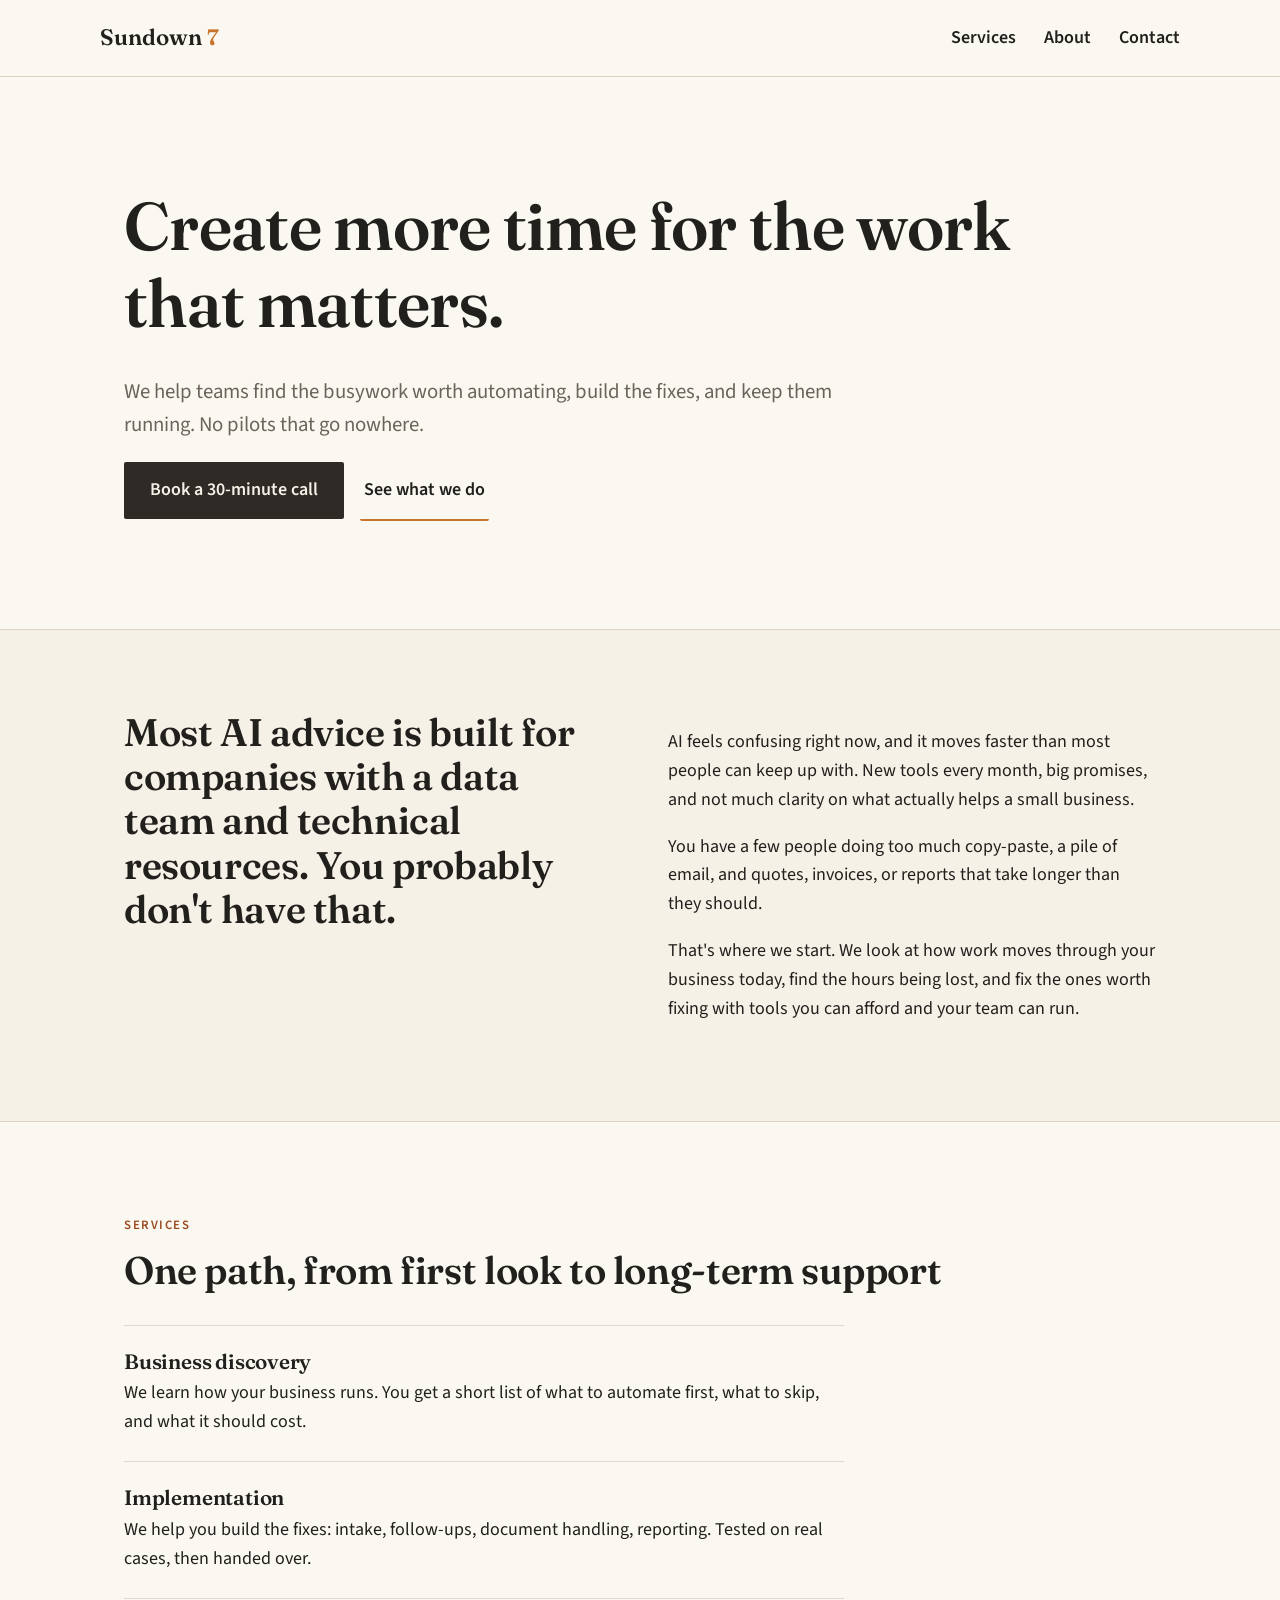
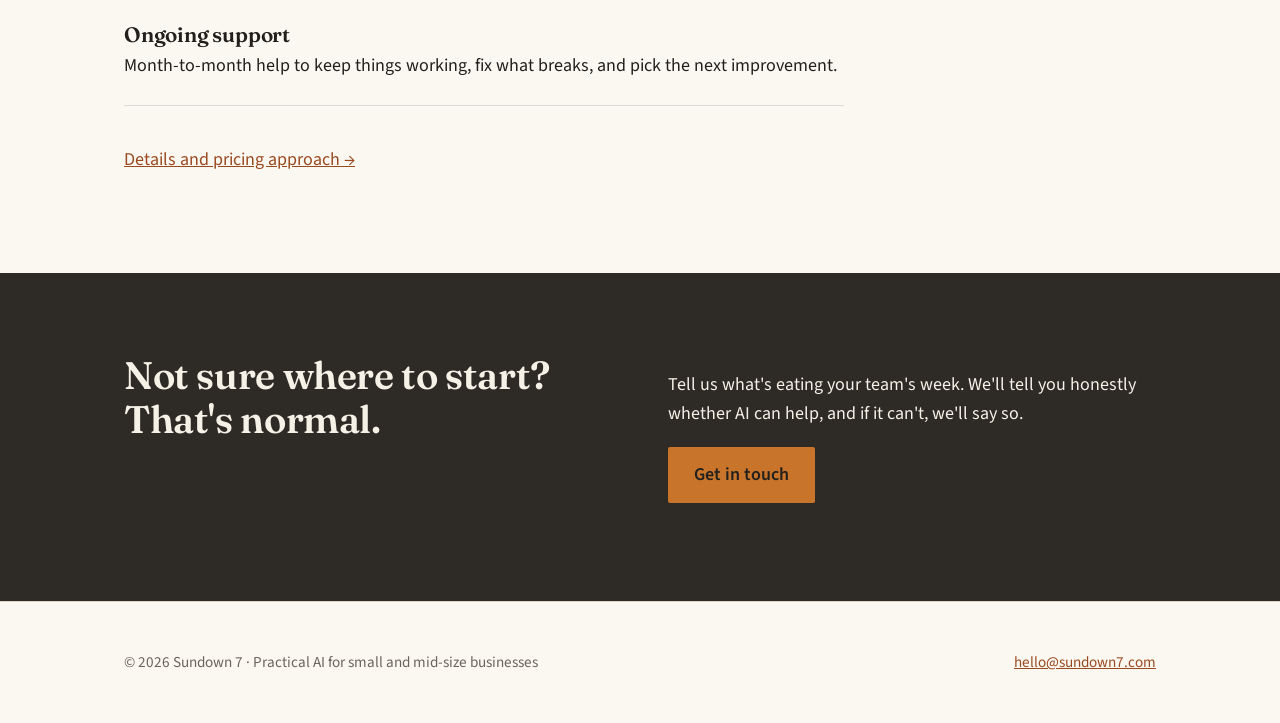
<file: index.html>
<!doctype html><html lang="en"><head><meta charset="utf-8"><meta name="viewport" content="width=device-width,initial-scale=1"><title>Sundown 7 — Practical AI for small business</title><meta name="description" content="Sundown 7 helps small and mid-size businesses put AI to work on real, everyday tasks."><link rel="stylesheet" href="styles.css"></head><body>
<header><div class="wrap nav"><a class="logo" href="index.html">Sundown <span>7</span></a><nav><ul><li><a href="services.html">Services</a></li><li><a href="about.html">About</a></li><li><a href="contact.html">Contact</a></li></ul></nav></div></header>
<main>
<section class="hero"><div class="wrap"><h1>Create more time for the work<br>that matters.</h1><p class="lede">We help teams find the busywork worth automating, build the fixes, and keep them running. No pilots that go nowhere.</p><p><a class="btn" href="contact.html">Book a 30-minute call</a><a class="btn ghost" href="services.html">See what we do</a></p></div></section>
<section class="band"><div class="wrap two"><div><h2>Most AI advice is built for companies with a data team and technical resources. You probably don't have that.</h2></div><div><p>AI feels confusing right now, and it moves faster than most people can keep up with. New tools every month, big promises, and not much clarity on what actually helps a small business.</p><p>You have a few people doing too much copy-paste, a pile of email, and quotes, invoices, or reports that take longer than they should.</p><p>That's where we start. We look at how work moves through your business today, find the hours being lost, and fix the ones worth fixing with tools you can afford and your team can run.</p></div></div></section>
<section><div class="wrap"><p class="eyebrow">Services</p><h2>One path, from first look to long-term support</h2><div class="stack">
<div><h3>Business discovery</h3><p>We learn how your business runs. You get a short list of what to automate first, what to skip, and what it should cost.</p></div>
<div><h3>Implementation</h3><p>We help you build the fixes: intake, follow-ups, document handling, reporting. Tested on real cases, then handed over.</p></div>
<div><h3>Ongoing support</h3><p>Month-to-month help to keep things working, fix what breaks, and pick the next improvement.</p></div>
</div><p style="margin-top:40px"><a href="services.html">Details and pricing approach →</a></p></div></section>
<section class="dark"><div class="wrap two"><div><h2>Not sure where to start? That's normal.</h2></div><div><p>Tell us what's eating your team's week. We'll tell you honestly whether AI can help, and if it can't, we'll say so.</p><p><a class="btn" href="contact.html">Get in touch</a></p></div></div></section></main>
<footer><div class="wrap"><div>© 2026 Sundown 7 · Practical AI for small and mid-size businesses</div><div><a href="mailto:hello@sundown7.com">hello@sundown7.com</a></div></div></footer></body></html>
</file>
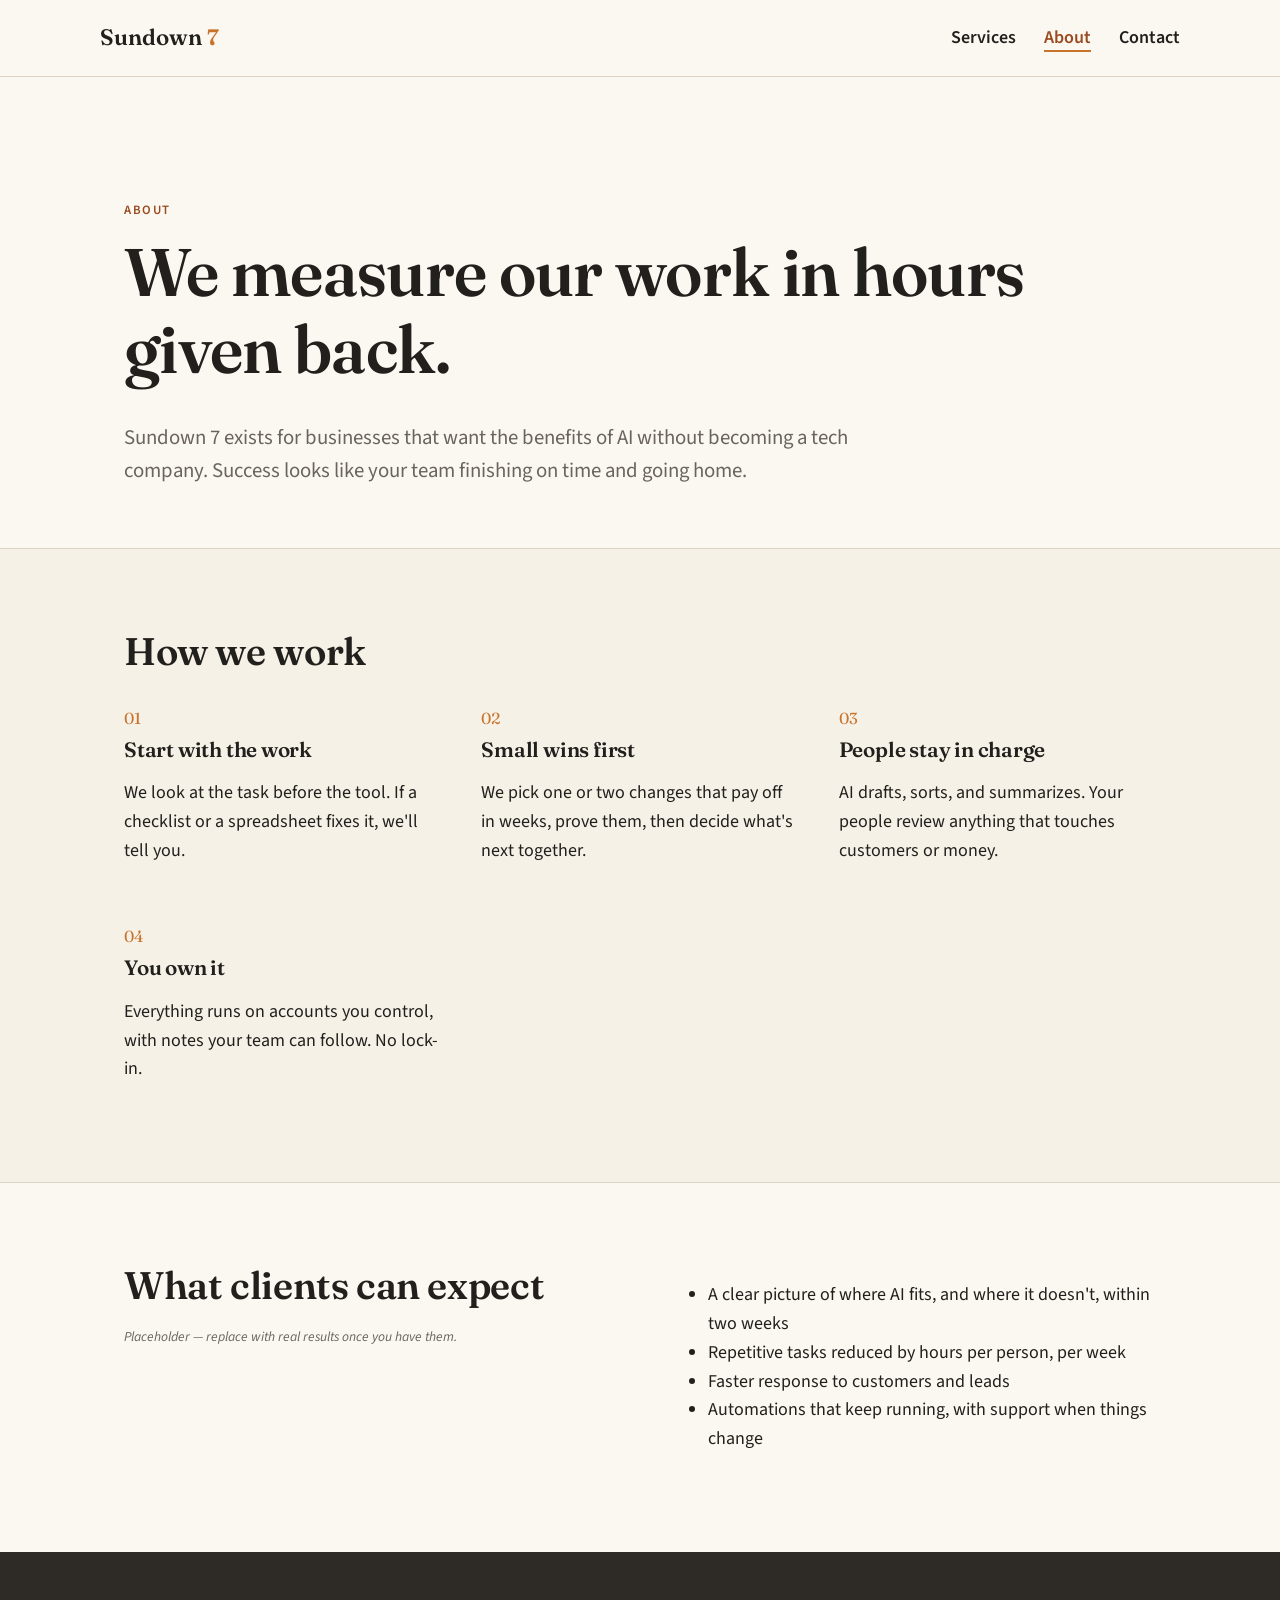
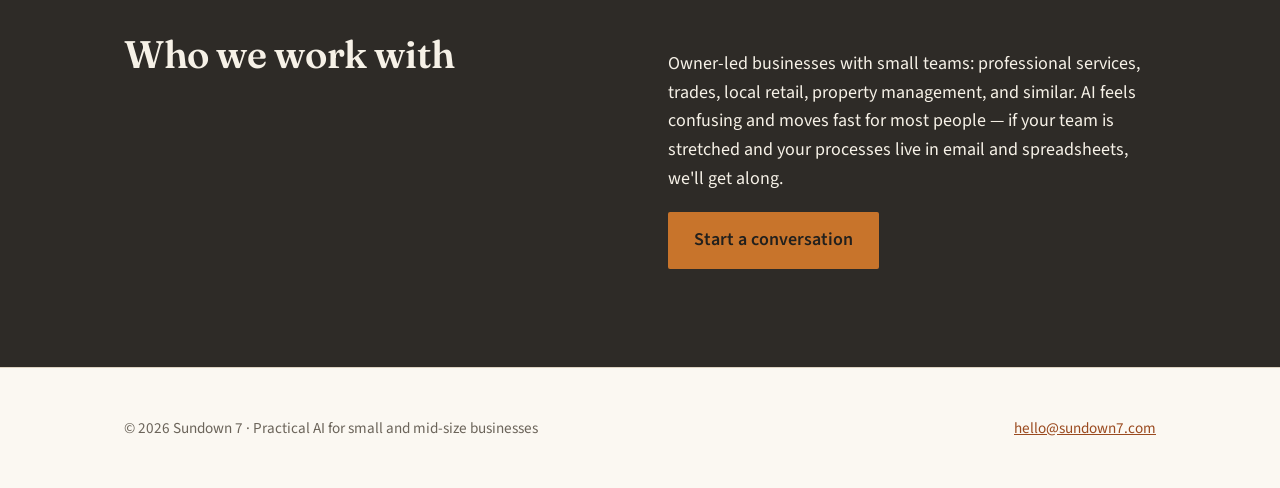
<file: about.html>
<!doctype html><html lang="en"><head><meta charset="utf-8"><meta name="viewport" content="width=device-width,initial-scale=1"><title>About — Sundown 7</title><meta name="description" content="Sundown 7 helps small and mid-size businesses put AI to work on real, everyday tasks."><link rel="stylesheet" href="styles.css"></head><body>
<header><div class="wrap nav"><a class="logo" href="index.html">Sundown <span>7</span></a><nav><ul><li><a href="services.html">Services</a></li><li><a href="about.html" aria-current="page">About</a></li><li><a href="contact.html">Contact</a></li></ul></nav></div></header>
<main><section class="hero" style="padding-bottom:40px"><div class="wrap"><p class="eyebrow">About</p><h1>We measure our work in hours given back.</h1><p class="lede">Sundown 7 exists for businesses that want the benefits of AI without becoming a tech company. Success looks like your team finishing on time and going home.</p></div></section>
<section class="band"><div class="wrap"><h2>How we work</h2><div class="grid" style="margin-top:32px">
<div><span class="num">01</span><h3>Start with the work</h3><p>We look at the task before the tool. If a checklist or a spreadsheet fixes it, we'll tell you.</p></div>
<div><span class="num">02</span><h3>Small wins first</h3><p>We pick one or two changes that pay off in weeks, prove them, then decide what's next together.</p></div>
<div><span class="num">03</span><h3>People stay in charge</h3><p>AI drafts, sorts, and summarizes. Your people review anything that touches customers or money.</p></div>
<div><span class="num">04</span><h3>You own it</h3><p>Everything runs on accounts you control, with notes your team can follow. No lock-in.</p></div>
</div></div></section>
<section><div class="wrap two"><div><h2>What clients can expect</h2><p class="note">Placeholder — replace with real results once you have them.</p></div><div><ul>
<li>A clear picture of where AI fits, and where it doesn't, within two weeks</li><li>Repetitive tasks reduced by hours per person, per week</li><li>Faster response to customers and leads</li><li>Automations that keep running, with support when things change</li></ul></div></div></section>
<section class="dark"><div class="wrap two"><div><h2>Who we work with</h2></div><div><p>Owner-led businesses with small teams: professional services, trades, local retail, property management, and similar. AI feels confusing and moves fast for most people — if your team is stretched and your processes live in email and spreadsheets, we'll get along.</p><p><a class="btn" href="contact.html">Start a conversation</a></p></div></div></section></main>
<footer><div class="wrap"><div>© 2026 Sundown 7 · Practical AI for small and mid-size businesses</div><div><a href="mailto:hello@sundown7.com">hello@sundown7.com</a></div></div></footer></body></html>
</file>
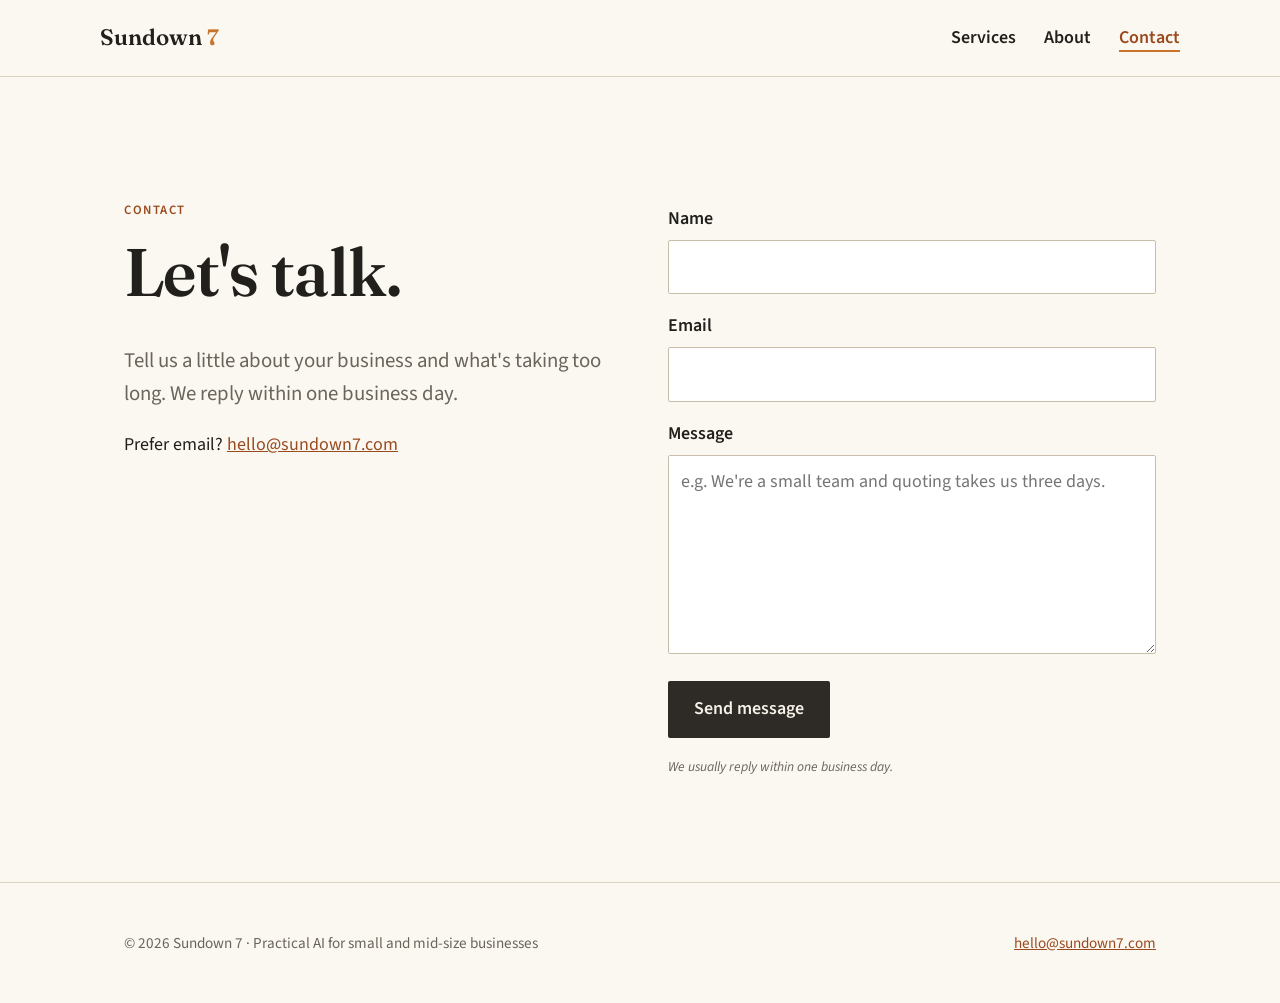
<file: contact.html>
<!doctype html><html lang="en"><head><meta charset="utf-8"><meta name="viewport" content="width=device-width,initial-scale=1"><title>Contact — Sundown 7</title><meta name="description" content="Sundown 7 helps small and mid-size businesses put AI to work on real, everyday tasks."><link rel="stylesheet" href="styles.css"></head><body>
<header><div class="wrap nav"><a class="logo" href="index.html">Sundown <span>7</span></a><nav><ul><li><a href="services.html">Services</a></li><li><a href="about.html">About</a></li><li><a href="contact.html" aria-current="page">Contact</a></li></ul></nav></div></header>
<main><section class="hero"><div class="wrap two"><div><p class="eyebrow">Contact</p><h1>Let's talk.</h1><p class="lede">Tell us a little about your business and what's taking too long. We reply within one business day.</p><p>Prefer email? <a href="mailto:hello@sundown7.com">hello@sundown7.com</a></p></div>
<form action="https://formsubmit.co/eac0e2242e1b27d0e368bac860256804" method="POST"><input type="hidden" name="_subject" value="New message from sundown7.com"><input type="hidden" name="_next" value="https://sundown7.com/thanks.html"><input type="hidden" name="_template" value="table"><input type="text" name="_honey" style="display:none" tabindex="-1" autocomplete="off"><label for="n">Name</label><input id="n" name="name" required autocomplete="name"><label for="e">Email</label><input id="e" type="email" name="email" required autocomplete="email"><label for="m">Message</label><textarea id="m" name="message" rows="6" required placeholder="e.g. We're a small team and quoting takes us three days."></textarea><p><button class="btn" type="submit">Send message</button></p><p class="note">We usually reply within one business day.</p></form></div></section></main>
<footer><div class="wrap"><div>© 2026 Sundown 7 · Practical AI for small and mid-size businesses</div><div><a href="mailto:hello@sundown7.com">hello@sundown7.com</a></div></div></footer></body></html>
</file>
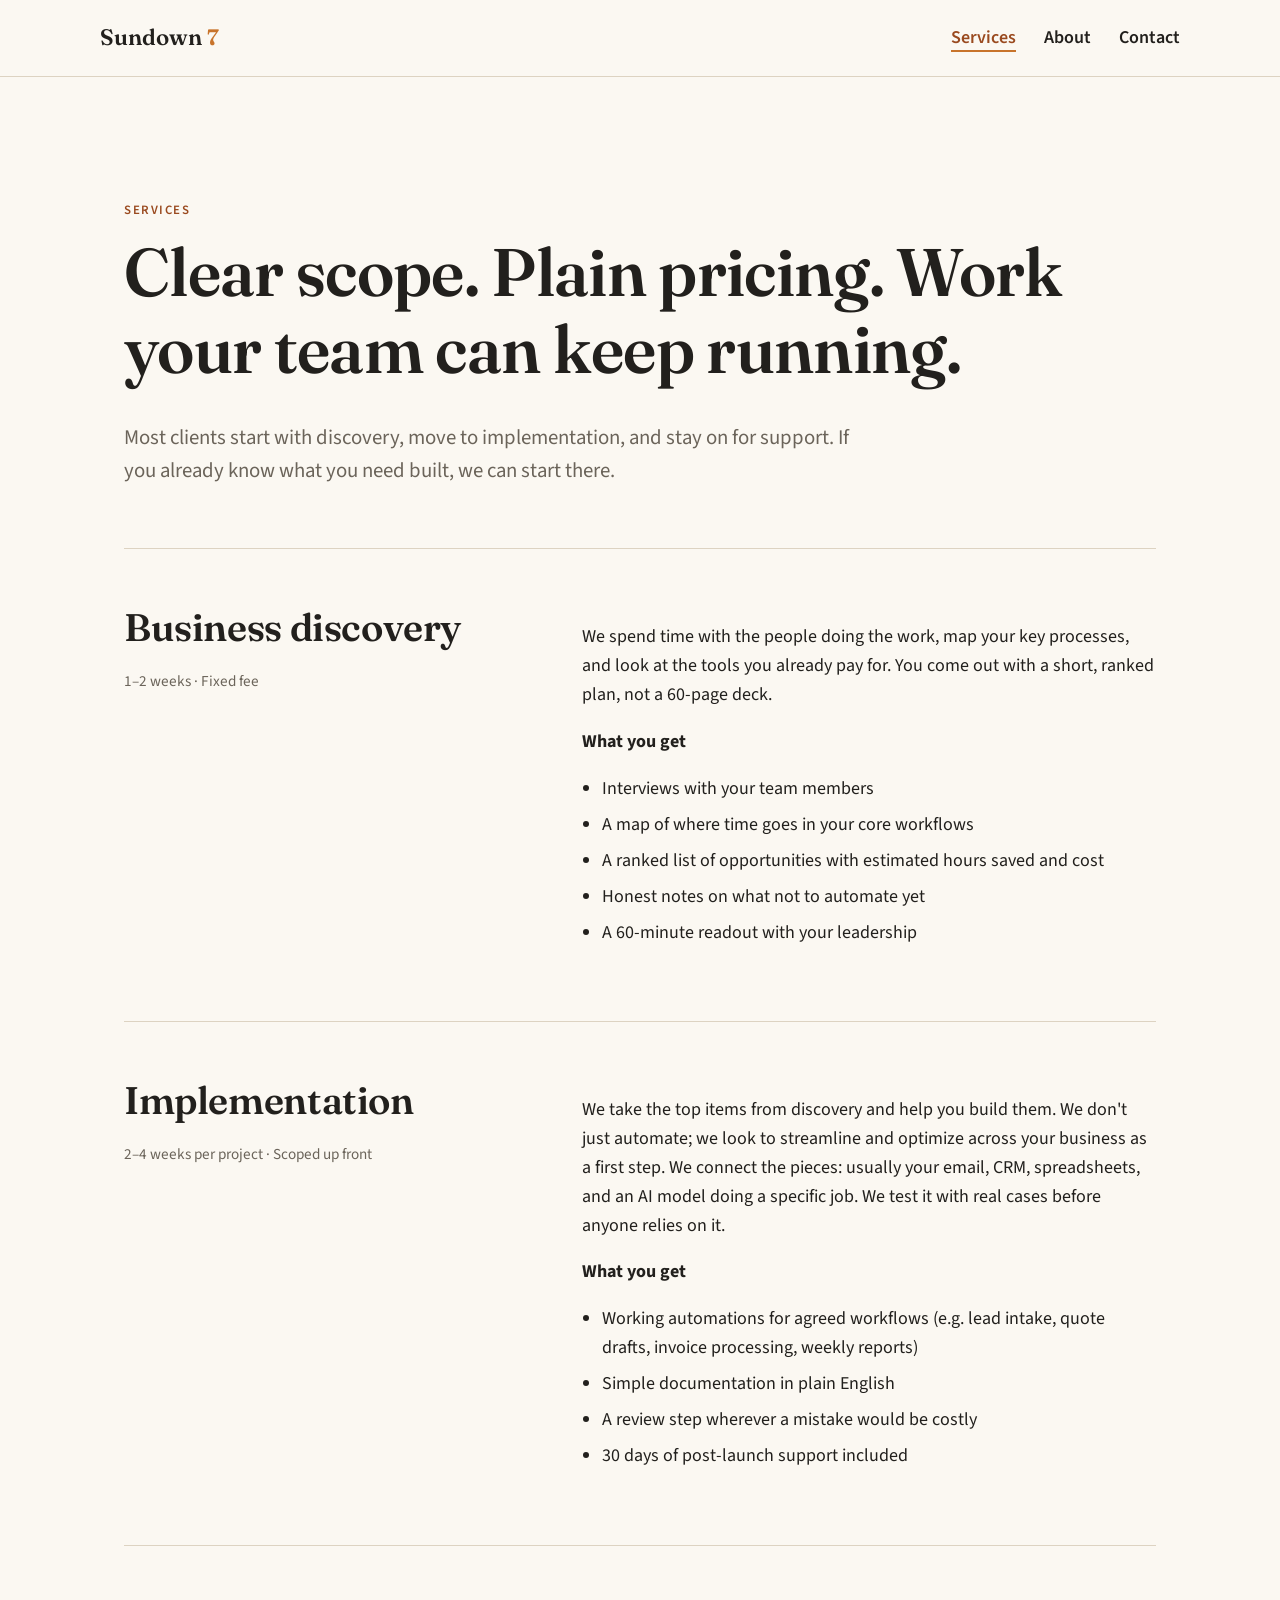
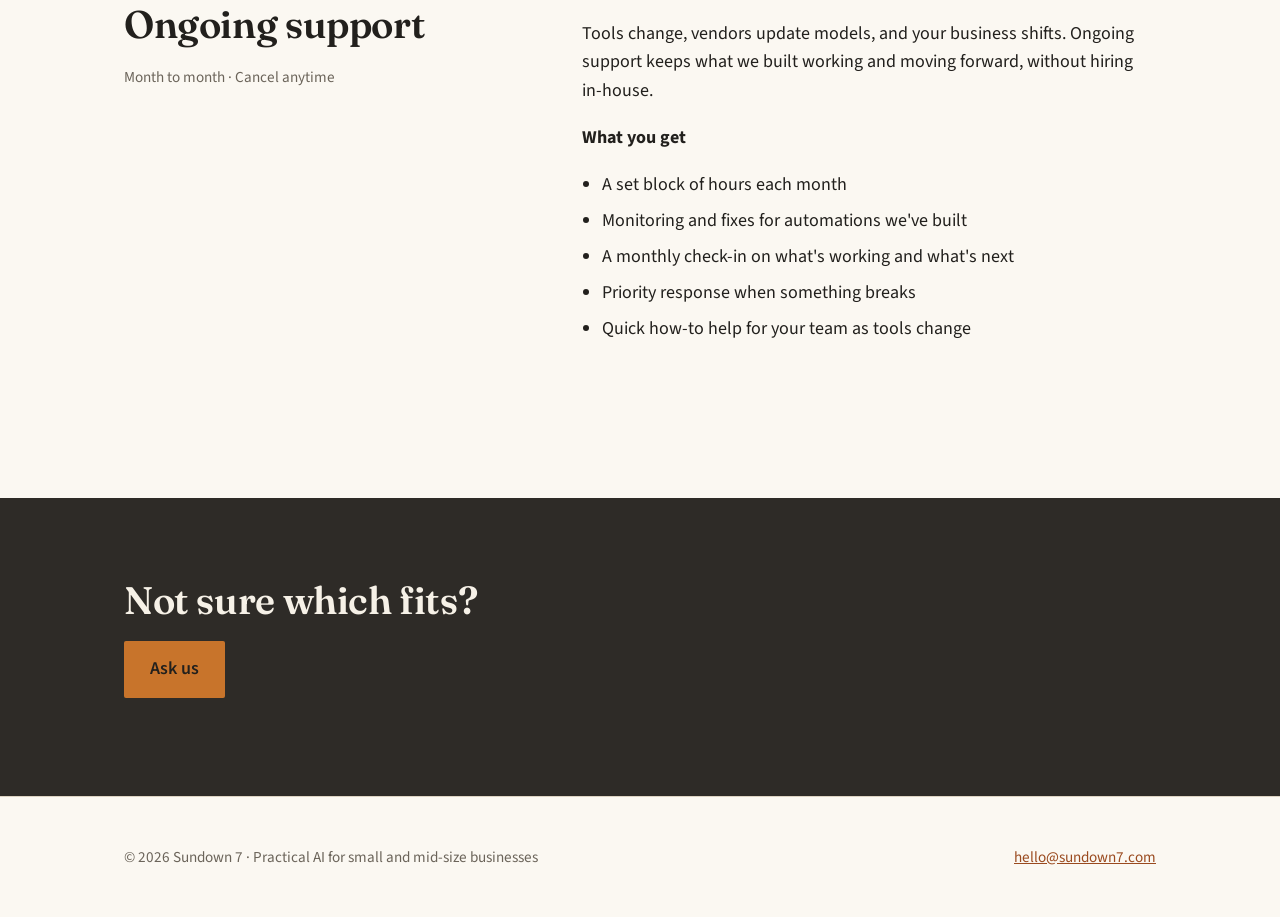
<file: services.html>
<!doctype html><html lang="en"><head><meta charset="utf-8"><meta name="viewport" content="width=device-width,initial-scale=1"><title>Services — Sundown 7</title><meta name="description" content="Sundown 7 helps small and mid-size businesses put AI to work on real, everyday tasks."><link rel="stylesheet" href="styles.css"></head><body>
<header><div class="wrap nav"><a class="logo" href="index.html">Sundown <span>7</span></a><nav><ul><li><a href="services.html" aria-current="page">Services</a></li><li><a href="about.html">About</a></li><li><a href="contact.html">Contact</a></li></ul></nav></div></header>
<main><section class="hero" style="padding-bottom:40px"><div class="wrap"><p class="eyebrow">Services</p><h1>Clear scope. Plain pricing. Work your team can keep running.</h1><p class="lede">Most clients start with discovery, move to implementation, and stay on for support. If you already know what you need built, we can start there.</p></div></section><section style="padding-top:0"><div class="wrap"><div class="svc"><div><h2>Business discovery</h2><p class="meta">1–2 weeks · Fixed fee</p></div><div><p>We spend time with the people doing the work, map your key processes, and look at the tools you already pay for. You come out with a short, ranked plan, not a 60-page deck.</p><p><strong>What you get</strong></p><ul><li>Interviews with your team members</li><li>A map of where time goes in your core workflows</li><li>A ranked list of opportunities with estimated hours saved and cost</li><li>Honest notes on what not to automate yet</li><li>A 60-minute readout with your leadership</li></ul></div></div><div class="svc"><div><h2>Implementation</h2><p class="meta">2–4 weeks per project · Scoped up front</p></div><div><p>We take the top items from discovery and help you build them. We don't just automate; we look to streamline and optimize across your business as a first step. We connect the pieces: usually your email, CRM, spreadsheets, and an AI model doing a specific job. We test it with real cases before anyone relies on it.</p><p><strong>What you get</strong></p><ul><li>Working automations for agreed workflows (e.g. lead intake, quote drafts, invoice processing, weekly reports)</li><li>Simple documentation in plain English</li><li>A review step wherever a mistake would be costly</li><li>30 days of post-launch support included</li></ul></div></div><div class="svc"><div><h2>Ongoing support</h2><p class="meta">Month to month · Cancel anytime</p></div><div><p>Tools change, vendors update models, and your business shifts. Ongoing support keeps what we built working and moving forward, without hiring in-house.</p><p><strong>What you get</strong></p><ul><li>A set block of hours each month</li><li>Monitoring and fixes for automations we've built</li><li>A monthly check-in on what's working and what's next</li><li>Priority response when something breaks</li><li>Quick how-to help for your team as tools change</li></ul></div></div></div></section><section class="dark"><div class="wrap"><h2>Not sure which fits?</h2><p><a class="btn" href="contact.html">Ask us</a></p></div></section></main>
<footer><div class="wrap"><div>© 2026 Sundown 7 · Practical AI for small and mid-size businesses</div><div><a href="mailto:hello@sundown7.com">hello@sundown7.com</a></div></div></footer></body></html>
</file>
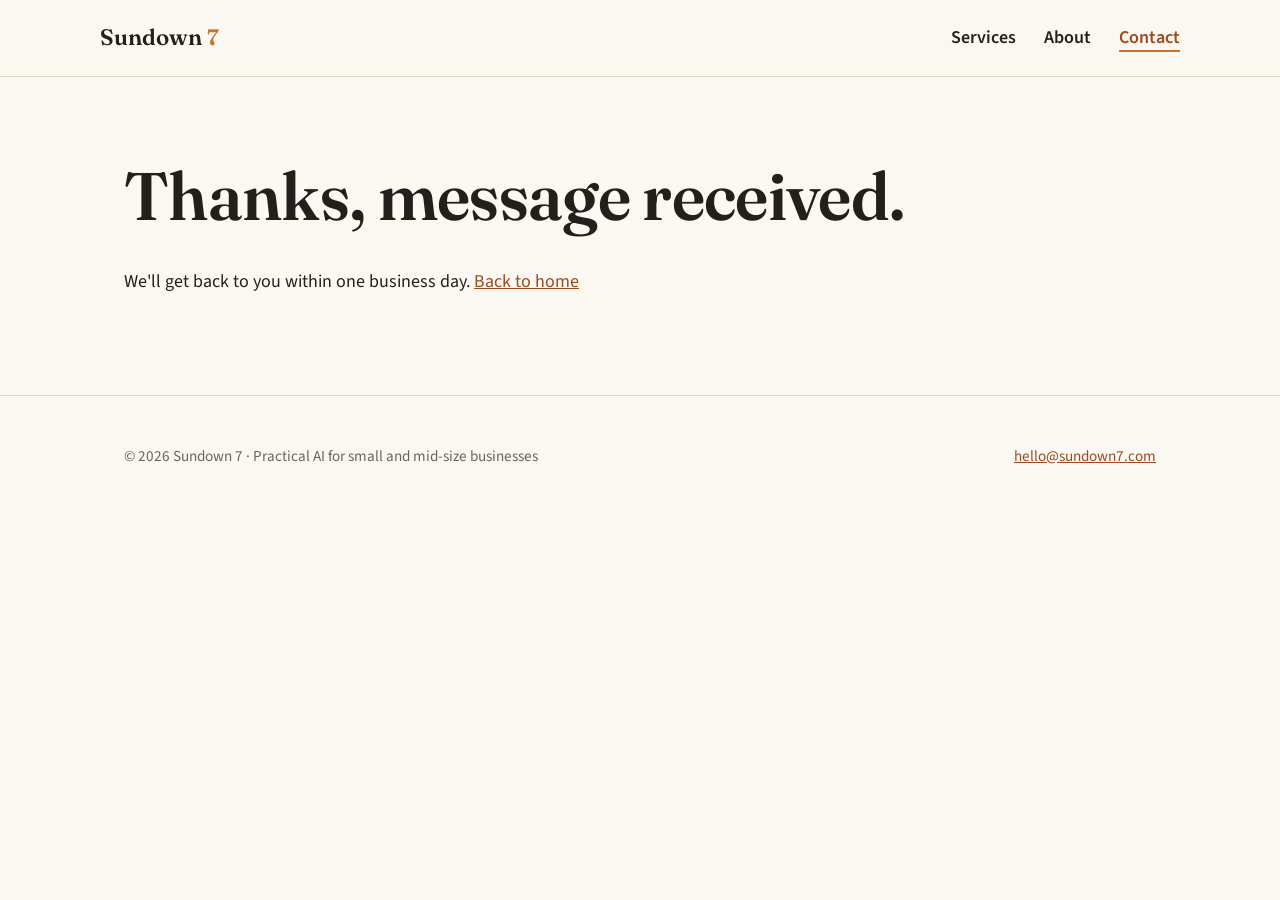
<file: thanks.html>
<!doctype html><html lang="en"><head><meta charset="utf-8"><meta name="viewport" content="width=device-width,initial-scale=1"><title>Contact — Sundown 7</title><meta name="description" content="Sundown 7 helps small and mid-size businesses put AI to work on real, everyday tasks."><link rel="stylesheet" href="styles.css"></head><body>
<header><div class="wrap nav"><a class="logo" href="index.html">Sundown <span>7</span></a><nav><ul><li><a href="services.html">Services</a></li><li><a href="about.html">About</a></li><li><a href="contact.html" aria-current="page">Contact</a></li></ul></nav></div></header>
<main><section><div class="wrap"><h1>Thanks, message received.</h1><p>We'll get back to you within one business day. <a href="index.html">Back to home</a></p></div></section></main>
<footer><div class="wrap"><div>© 2026 Sundown 7 · Practical AI for small and mid-size businesses</div><div><a href="mailto:hello@sundown7.com">hello@sundown7.com</a></div></div></footer></body></html>
</file>
<file: styles.css>
@import url('https://fonts.googleapis.com/css2?family=Fraunces:opsz,wght@9..144,400;9..144,600&family=Source+Sans+3:wght@400;600&display=swap');
:root{--ink:#22201d;--char:#2e2b27;--cream:#f6f1e7;--paper:#fbf8f2;--amber:#c8742b;--rust:#9a4a1f;--muted:#6b645a;--line:#ddd3c2}
*{box-sizing:border-box}
body{margin:0;background:var(--paper);color:var(--ink);font:18px/1.6 "Source Sans 3",Georgia,sans-serif}
h1,h2,h3{font-family:Fraunces,Georgia,serif;font-weight:600;line-height:1.15;margin:0 0 .5em;letter-spacing:-.01em}
h1{font-size:clamp(2.4rem,6vw,4.2rem)}h2{font-size:clamp(1.7rem,3.5vw,2.4rem)}h3{font-size:1.3rem}
a{color:var(--rust)}
.wrap{max-width:1080px;margin:0 auto;padding:0 24px}
header{border-bottom:1px solid var(--line);background:var(--paper)}
.nav{display:flex;justify-content:space-between;align-items:center;padding:20px 0;flex-wrap:wrap;gap:12px}
.logo{font-family:Fraunces,serif;font-size:1.4rem;font-weight:600;color:var(--ink);text-decoration:none}
.logo span{color:var(--amber)}
.nav ul{list-style:none;display:flex;gap:28px;margin:0;padding:0}
.nav ul a{color:var(--ink);text-decoration:none;font-weight:600}
.nav ul a:hover,.nav ul a[aria-current]{color:var(--rust);border-bottom:2px solid var(--amber)}
.hero{padding:110px 0 90px}
.hero p.lede{font-size:1.3rem;max-width:36em;color:var(--muted)}
.eyebrow{text-transform:uppercase;letter-spacing:.12em;font-size:.8rem;font-weight:600;color:var(--rust);margin-bottom:1em}
.btn{display:inline-block;background:var(--char);color:var(--cream);padding:14px 26px;text-decoration:none;font-weight:600;border-radius:2px;border:0;font:inherit;font-weight:600;cursor:pointer}
.btn:hover{background:var(--rust)}
.btn.ghost{background:none;color:var(--ink);border-bottom:2px solid var(--amber);padding:14px 4px;margin-left:16px}
section{padding:80px 0}
.band{background:var(--cream);border-top:1px solid var(--line);border-bottom:1px solid var(--line)}
.grid{display:grid;grid-template-columns:repeat(auto-fit,minmax(230px,1fr));gap:40px}
.num{font-family:Fraunces,serif;color:var(--amber);font-size:1rem;display:block;margin-bottom:.4em}
.svc{display:grid;grid-template-columns:1fr 1.4fr;gap:48px;padding:56px 0;border-top:1px solid var(--line)}
.svc ul{padding-left:1.1em}.svc li{margin-bottom:.4em}
.meta{color:var(--muted);font-size:.95rem}
.two{display:grid;grid-template-columns:1fr 1fr;gap:56px}
.dark{background:var(--char);color:var(--cream)}.dark a{color:#e9a462}
.dark .btn{background:var(--amber);color:var(--ink)}
form label{display:block;font-weight:600;margin:18px 0 6px}
input,textarea{width:100%;padding:12px;border:1px solid #c9bea9;background:#fff;font:inherit;border-radius:2px}
input:focus,textarea:focus{outline:2px solid var(--amber);border-color:var(--amber)}
footer{padding:48px 0;color:var(--muted);font-size:.95rem;border-top:1px solid var(--line)}
footer .wrap{display:flex;justify-content:space-between;flex-wrap:wrap;gap:16px}
.note{font-size:.85rem;color:var(--muted);font-style:italic}
@media(max-width:720px){.svc,.two{grid-template-columns:1fr;gap:16px}.hero{padding:64px 0}section{padding:56px 0}.nav ul{gap:18px}.btn.ghost{margin-left:0;display:block}}

.stack{margin-top:32px;max-width:720px}.stack>div{padding:24px 0;border-top:1px solid rgba(0,0,0,.12)}.stack>div:last-child{border-bottom:1px solid rgba(0,0,0,.12)}.stack h3{margin:0 0 6px}.stack p{margin:0}
</file>
